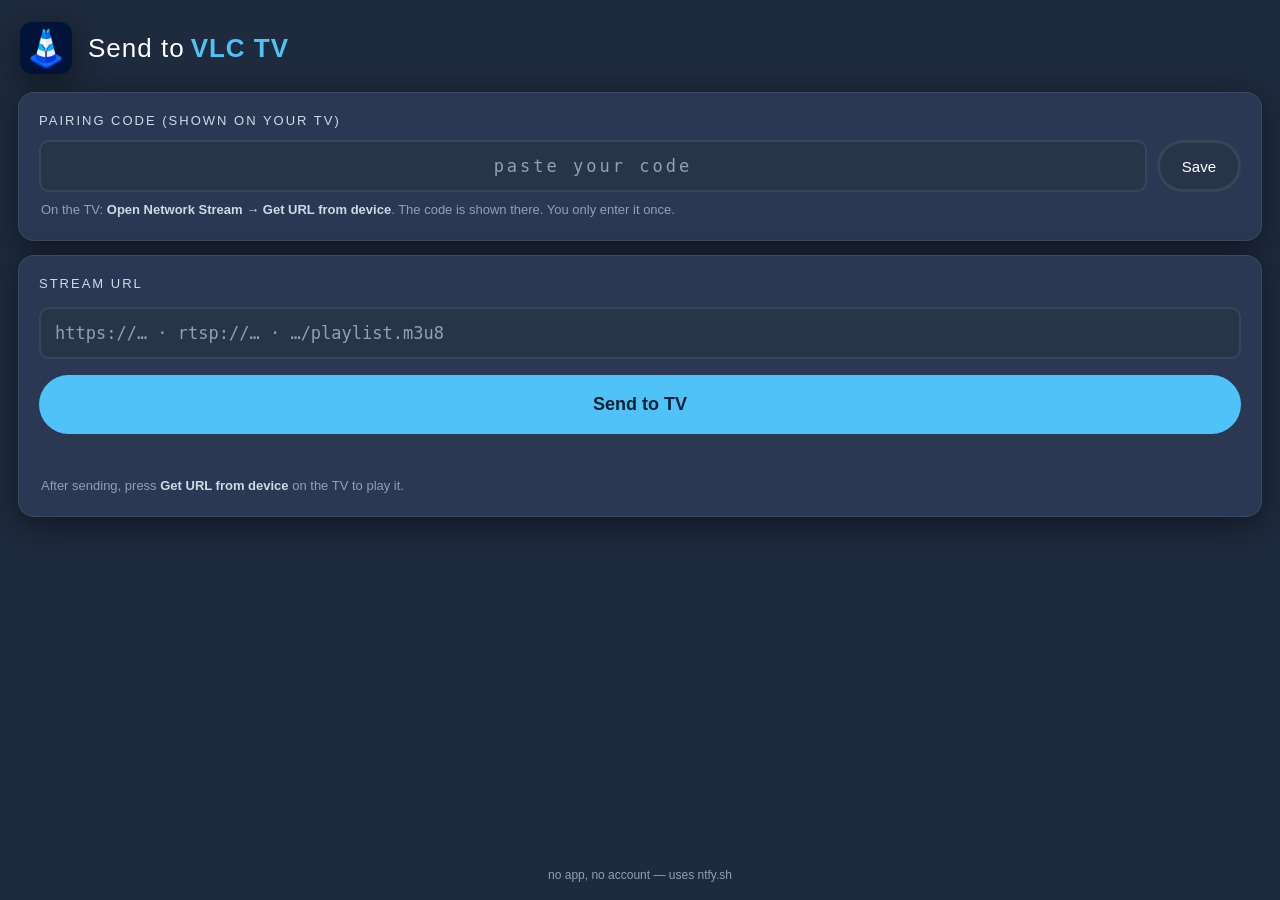
<file: docs/index.html>
<!DOCTYPE html>
<html lang="en">
<head>
<meta charset="utf-8">
<meta name="viewport" content="width=device-width, initial-scale=1, maximum-scale=1, viewport-fit=cover">
<meta name="theme-color" content="#1e2a3d">
<link rel="icon" href="icon.png">
<title>Send URL to VLC TV</title>
<style>
  /* Palette + type lifted straight from the app (tizen-web-vlc/css/style.css) */
  :root {
    --bg:        #1e2a3d;
    --bg-2:      #283549;
    --bg-card:   #2a3854;
    --bg-card-h: #3a4a6a;
    --fg:        #ffffff;
    --fg-mute:   #d0dae5;
    --fg-dim:    #8da0b8;
    --accent:    #4fc3f7;
    --accent-2:  #81d4fa;
    --accent-soft: rgba(79,195,247,.18);
    --danger:    #ff6b6b;
    --border:    rgba(255,255,255,.08);
    --shadow:    0 8px 32px rgba(0,0,0,.45);
    --r:         16px;
    --r-sm:      10px;
  }
  * { box-sizing: border-box; -webkit-tap-highlight-color: transparent; }
  html, body { margin: 0; min-height: 100%; }
  body {
    background: var(--bg);
    color: var(--fg);
    font-family: 'Segoe UI', 'Helvetica Neue', Helvetica, Arial, sans-serif;
    display: flex; flex-direction: column; min-height: 100dvh;
    padding: env(safe-area-inset-top) 18px calc(env(safe-area-inset-bottom) + 18px);
  }
  code, .mono { font-family: 'Consolas', ui-monospace, monospace; }

  /* Brand header — icon top-left, wordmark beside it (matches app .brand) */
  header { display: flex; align-items: center; gap: 16px; padding: 22px 2px 18px; }
  .cone-img { width: 52px; height: 52px; border-radius: 12px; flex-shrink: 0; box-shadow: var(--shadow); }
  header h1 { margin: 0; font-size: 26px; font-weight: 200; letter-spacing: 1px; color: var(--fg); }
  header h1 span { color: var(--accent); font-weight: 600; margin-left: 6px; }

  .card {
    background: var(--bg-card); border: 1px solid var(--border);
    border-radius: var(--r); box-shadow: var(--shadow);
    padding: 20px; margin-bottom: 14px;
  }
  label {
    display: block; font-size: 13px; color: var(--fg-mute);
    text-transform: uppercase; letter-spacing: 2px; margin-bottom: 12px;
  }
  input {
    width: 100%; background: var(--bg-2); border: 2px solid var(--border);
    border-radius: var(--r-sm); color: var(--fg); padding: 14px; font-size: 17px;
    transition: border-color .15s ease, background .15s ease;
  }
  input::placeholder { color: var(--fg-dim); }
  input:focus { outline: none; border-color: var(--accent); background: var(--bg-card-h); }
  #code { font-family: 'Consolas', monospace; letter-spacing: 3px; text-align: center; }
  #url  { font-family: 'Consolas', monospace; margin-top: 4px; }

  /* Pill buttons (matches app .btn) */
  button {
    font: inherit; cursor: pointer; border: 3px solid transparent;
    border-radius: 999px; transition: background .15s ease, border-color .15s ease, transform .1s ease, box-shadow .15s ease;
  }
  button:active { transform: scale(.97); }
  button:disabled { opacity: .45; }
  .btn-primary {
    width: 100%; margin-top: 16px; padding: 16px; font-size: 18px; font-weight: 600;
    background: var(--accent); color: #102035;
  }
  .btn-primary:not(:disabled):active { background: var(--accent-2); box-shadow: 0 0 0 6px var(--accent-soft); }
  .btn-ghost { background: var(--bg-2); color: var(--fg); border-color: var(--border); }

  .row { display: flex; gap: 10px; align-items: stretch; }
  .row .grow { flex: 1; min-width: 0; }
  .savebtn { padding: 0 22px; font-size: 15px; }

  #status { margin: 14px 2px 0; font-size: 14px; min-height: 20px; }
  #status.ok  { color: var(--accent); }
  #status.bad { color: var(--danger); }
  .hint { color: var(--fg-dim); font-size: 13px; line-height: 1.55; margin: 8px 2px 0; }
  .hint b { color: var(--fg-mute); font-weight: 600; }

  footer { margin-top: auto; padding-top: 18px; text-align: center; color: var(--fg-dim); font-size: 12px; }
</style>
</head>
<body>
  <header>
    <img class="cone-img" src="icon.png" alt="VLC TV">
    <h1>Send to<span>VLC&nbsp;TV</span></h1>
  </header>

  <section class="card">
    <label for="code">Pairing code (shown on your TV)</label>
    <div class="row">
      <div class="grow">
        <input id="code" inputmode="text" autocomplete="off" spellcheck="false" placeholder="paste your code">
      </div>
      <button class="btn-ghost savebtn" id="savecode" type="button">Save</button>
    </div>
    <p class="hint">On the TV: <b>Open Network Stream &rarr; Get URL from device</b>. The code is shown there. You only enter it once.</p>
  </section>

  <section class="card">
    <label for="url">Stream URL</label>
    <input id="url" type="url" inputmode="url" autocomplete="off" spellcheck="false"
           placeholder="https://&hellip; &middot; rtsp://&hellip; &middot; &hellip;/playlist.m3u8">
    <button class="btn-primary" id="send" type="button">Send to TV</button>
    <p id="status"></p>
    <p class="hint">After sending, press <b>Get URL from device</b> on the TV to play it.</p>
  </section>

  <footer>no app, no account &mdash; uses ntfy.sh</footer>

<script>
(function () {
  'use strict';
  var $ = function (id) { return document.getElementById(id); };
  var NTFY = 'https://ntfy.sh';
  var LS_CODE = 'vlctv_drop_code';

  var fromHash = (location.hash || '').replace('#', '').trim();
  var saved = '';
  try { saved = localStorage.getItem(LS_CODE) || ''; } catch (e) {}
  var initial = fromHash || saved;
  if (initial) $('code').value = initial;

  function persist(code) { try { localStorage.setItem(LS_CODE, code); } catch (e) {} }
  function setStatus(text, kind) { var el = $('status'); el.textContent = text || ''; el.className = kind || ''; }

  $('savecode').addEventListener('click', function () {
    var c = ($('code').value || '').trim();
    if (!c) { $('code').focus(); return; }
    persist(c); setStatus('Code saved', 'ok');
  });

  function send() {
    var code = ($('code').value || '').trim();
    var url  = ($('url').value || '').trim();
    if (!code) { setStatus('Enter the pairing code first', 'bad'); $('code').focus(); return; }
    if (!url)  { setStatus('Paste a URL first', 'bad'); $('url').focus(); return; }
    persist(code); setStatus('Sending\u2026', ''); $('send').disabled = true;
    fetch(NTFY + '/' + encodeURIComponent('vlctv-' + code), {
      method: 'POST', body: url, headers: { 'Title': 'VLC TV URL' }
    })
    .then(function (r) { if (!r.ok) throw new Error('HTTP ' + r.status);
      setStatus('Sent \u2014 now press \u201CGet URL from device\u201D on the TV', 'ok'); })
    .catch(function (e) { setStatus('Failed to send (' + e.message + ')', 'bad'); })
    .then(function () { $('send').disabled = false; });
  }
  $('send').addEventListener('click', send);
  $('url').addEventListener('keydown', function (e) { if (e.key === 'Enter') send(); });

  var qUrl = new URLSearchParams(location.search).get('url');
  if (qUrl) $('url').value = qUrl;
})();
</script>
</body>
</html>
</file>
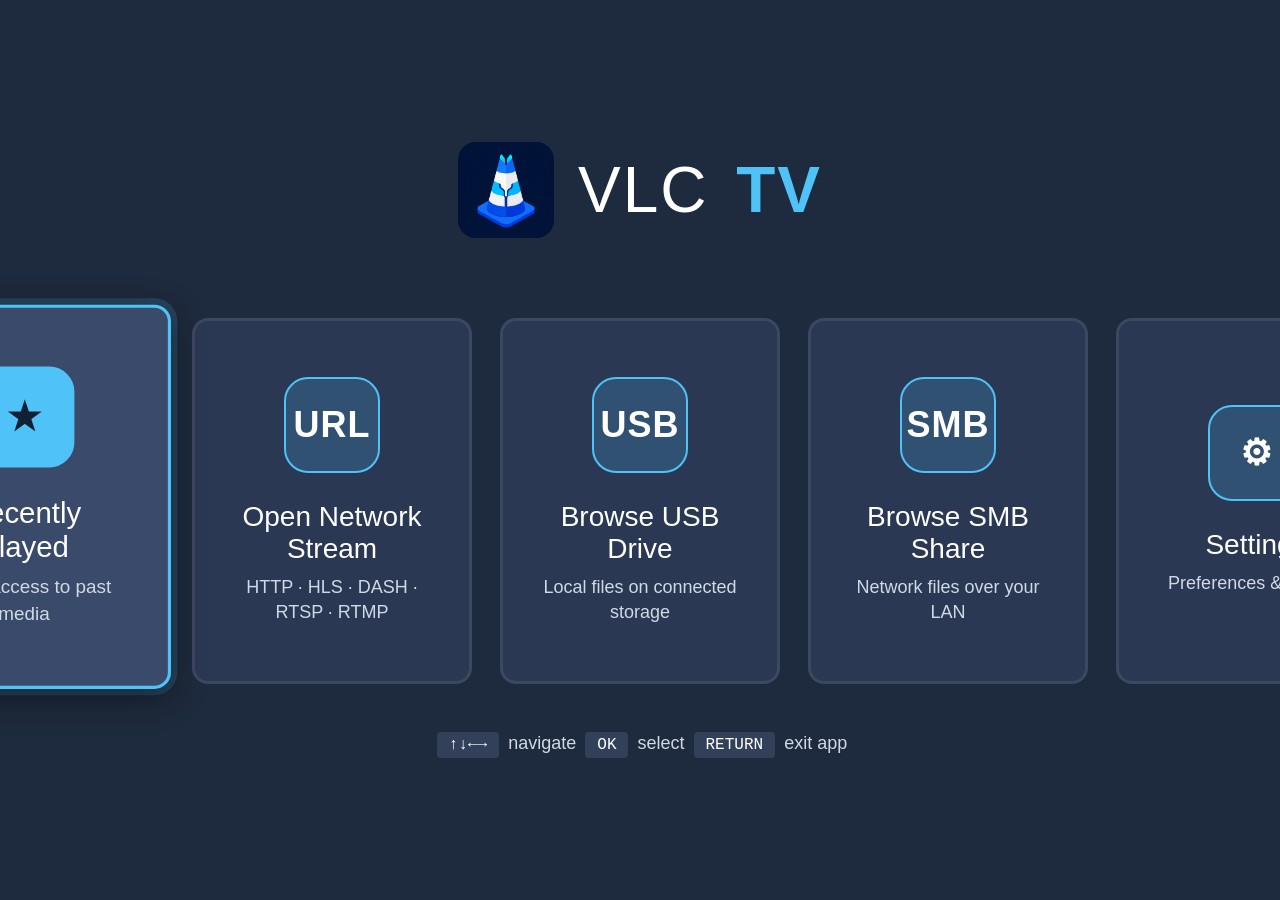
<file: tizen-web-vlc/index.html>
<!DOCTYPE html>
<html lang="en">
<head>
<meta charset="utf-8">
<meta name="viewport" content="width=device-width, initial-scale=1, maximum-scale=1, user-scalable=no"/>
<title>VLC TV</title>
<link rel="stylesheet" href="css/style.css">
</head>
<body>

<!-- AVPlay needs an OBJECT element of type "video/mp4" as its render target -->
<object id="player-object" type="application/avplayer"></object>

<!-- HTML5 video — used for local file:// URLs because AVPlay's local-file
     pipeline is broken on Samsung TV 5.0 (opens the file, reports PLAYING,
     never decodes a frame).  The WebView's chromium media stack handles
     file:// just fine. -->
<video id="html5-video" playsinline></video>

<!-- Subtitle overlay — AVPlay doesn't auto-render text subs (TEXT/SUBTITLE
     tracks).  It fires onsubtitlechange(duration, text, ...) and we paint
     the text here. -->
<div id="subtitle-overlay" class="hidden"></div>

<!-- ── Home view ─────────────────────────────────────────────────────── -->
<section id="view-home" class="view">
    <header class="brand">
        <img class="cone-img" src="icon.png" alt="">
        <h1>VLC <span>TV</span></h1>
    </header>

    <nav class="home-tiles">
        <!-- Recently Played is intentionally the leftmost tile so the D-pad
             lands on it first — the common return-visit action is "resume
             what I was watching", not "browse from scratch" (issue #56). -->
        <button class="tile" data-action="browse-recent" data-focus>
            <div class="tile-icon">★</div>
            <div class="tile-label">Recently Played</div>
            <div class="tile-sub">Quick access to past media</div>
        </button>
        <button class="tile" data-action="open-url">
            <div class="tile-icon">URL</div>
            <div class="tile-label">Open Network Stream</div>
            <div class="tile-sub">HTTP · HLS · DASH · RTSP · RTMP</div>
        </button>
        <button class="tile" data-action="browse-usb">
            <div class="tile-icon">USB</div>
            <div class="tile-label">Browse USB Drive</div>
            <div class="tile-sub">Local files on connected storage</div>
        </button>
        <button class="tile" data-action="browse-smb">
            <div class="tile-icon">SMB</div>
            <div class="tile-label">Browse SMB Share</div>
            <div class="tile-sub">Network files over your LAN</div>
        </button>
        <button class="tile" data-action="open-settings">
            <div class="tile-icon">⚙</div>
            <div class="tile-label">Settings</div>
            <div class="tile-sub">Preferences &amp; TV info</div>
        </button>
    </nav>

    <footer class="hint">
        <span class="key">↑↓←→</span> navigate
        <span class="key">OK</span> select
        <span class="key">RETURN</span> exit app
    </footer>
</section>

<!-- ── URL input view ────────────────────────────────────────────────── -->
<section id="view-url" class="view hidden">
    <header class="brand small">
        <img class="cone-img" src="icon.png" alt="">
        <h1>Open Network Stream</h1>
    </header>

    <div class="url-input-wrap">
        <label for="url-input">Stream URL or file path</label>
        <input id="url-input" type="text" inputmode="url"
               placeholder="rtsp://… · https://…/playlist.m3u8 · file:///opt/usr/media/…"
               data-focus>
    </div>

    <div class="actions">
        <button class="btn primary" data-action="open-current-url">Play</button>
        <button class="btn ghost"   data-action="fetch-remote-url">📲 Get URL from device</button>
        <button class="btn ghost"   data-action="back-home">Cancel</button>
    </div>

    <!-- Sample inputs sit below the primary actions so the remote lands on
         Play first; the chips are a secondary, try-it convenience. -->
    <div class="presets">
        <div class="presets-label">Or try a sample stream</div>
        <button class="preset" data-url="http://vjs.zencdn.net/v/oceans.mp4">Oceans (MP4, short)</button>
        <button class="preset" data-url="https://test-streams.mux.dev/x36xhzz/x36xhzz.m3u8">HLS test (Mux)</button>
        <button class="preset" data-url="https://commondatastorage.googleapis.com/gtv-videos-bucket/sample/BigBuckBunny.mp4">Big Buck Bunny (MP4)</button>
        <button class="preset" data-url="https://devstreaming-cdn.apple.com/videos/streaming/examples/bipbop_16x9/bipbop_16x9_variant.m3u8">Apple BipBop (HLS, 16:9)</button>
        <button class="preset" data-url="https://dash.akamaized.net/akamai/bbb_30fps/bbb_30fps.mpd">DASH test (Akamai)</button>
        <button class="preset" data-url="rtsp://9627b0bf2a7b.entrypoint.cloud.wowza.com:1935/app-p5260J38/66abe4b9_stream1">My Wowza RTSP</button>
        <button class="preset" data-url="rtsp://170.93.143.139:554/rtplive/470011e600ef003a004ee33696235daa">FAA RTSP (public)</button>
    </div>

    <p class="url-drop-hint">Paste a URL from your phone, tablet or laptop — pair once under <b>Settings</b>.</p>
</section>

<!-- ── File browser view ─────────────────────────────────────────────── -->
<section id="view-browse" class="view hidden">
    <header class="brand small">
        <img class="cone-img" src="icon.png" alt="">
        <h1 id="browse-title">USB Drive</h1>
    </header>

    <div class="browse-path"  id="browse-path">/</div>
    <ul    class="browse-list" id="browse-list"></ul>

    <footer class="hint">
        <span class="key">OK</span> open
        <span class="key">RETURN</span> up
        <span class="key">PLAY</span> open as media
    </footer>
</section>

<!-- ── Player view ───────────────────────────────────────────────────── -->
<section id="view-player" class="view hidden">
    <!-- Top bar: title -->
    <div class="osd osd-top hidden" id="osd-top">
        <span id="osd-title">Loading…</span>
    </div>

    <!-- Center spinner while opening -->
    <div class="spinner hidden" id="spinner">
        <div class="spinner-cone"></div>
        <div class="spinner-text">Opening stream…</div>
    </div>

    <!-- Center error banner -->
    <div class="error-overlay hidden" id="error-overlay">
        <div class="error-icon">!</div>
        <div class="error-title" id="error-title">Playback error</div>
        <div class="error-hint"  id="error-hint"></div>
        <button class="btn primary" data-action="back-home">Back to Home</button>
    </div>

    <!-- Bottom OSD: progress + controls -->
    <div class="osd osd-bottom hidden" id="osd-bottom">
        <div class="time">
            <span id="time-current">00:00</span>
            <span id="time-scrub-delta" class="scrub-delta hidden"></span>
            <div class="progress-track"><div class="progress-fill" id="progress-fill"></div></div>
            <span id="time-duration">00:00</span>
        </div>
        <div class="controls">
            <button class="ctrl" data-action="prev" id="btn-prev" title="Previous">⏮</button>
            <button class="ctrl" data-action="rewind">⏪</button>
            <button class="ctrl big" data-action="play-pause" id="btn-playpause" data-focus>▶</button>
            <button class="ctrl" data-action="forward">⏩</button>
            <button class="ctrl" data-action="next" id="btn-next" title="Next">⏭</button>
            <button class="ctrl" data-action="open-track-menu">CC</button>
            <button class="ctrl ctrl-text" data-action="open-speed-picker" id="btn-speed" title="Playback speed">1×</button>
            <button class="ctrl ctrl-text" data-action="open-aspect-picker" id="btn-aspect" title="Aspect ratio / zoom">Fit</button>
            <button class="ctrl" data-action="toggle-repeat" id="btn-repeat" title="Repeat">↻</button>
            <button class="ctrl" data-action="toggle-shuffle" id="btn-shuffle" title="Shuffle">🔀</button>
            <span class="ctrl-sep" aria-hidden="true"></span>
            <button class="ctrl" data-action="stop">⏹</button>
        </div>
    </div>

    <!-- Track selection overlay -->
    <div class="track-menu hidden" id="track-menu">
        <h2>Tracks</h2>
        <!-- The lists scroll inside this box: a Netflix-style rip can carry
             20+ subtitle tracks, and an unbounded menu grew straight off the
             top of the screen with the extra entries unreachable. -->
        <div class="track-menu-body" id="track-menu-body">
            <div class="track-section">
                <h3 id="audio-tracks-title">Audio</h3>
                <ul id="audio-tracks"></ul>
            </div>
            <div class="track-section">
                <h3 id="subtitle-tracks-title">Subtitle</h3>
                <ul id="subtitle-tracks"></ul>
            </div>
        </div>
        <button class="btn ghost" data-action="close-track-menu" data-focus>Close</button>
    </div>
</section>

<!-- ── Settings view ─────────────────────────────────────────────────── -->
<section id="view-settings" class="view hidden">
    <header class="brand small">
        <img class="cone-img" src="icon.png" alt="">
        <h1>Settings</h1>
    </header>

    <div class="settings-content">
        <div class="support-block">
            <img src="ko-fi-qr.webp" alt="Ko-fi QR code" class="support-qr">
            <div class="support-text">
                <div class="support-headline">Enjoying VLC TV?</div>
                <div class="support-hint">Scan the QR with your phone to support development on Ko-fi.</div>
            </div>
        </div>

        <div class="settings-group">
            <button class="settings-row" data-action="setting-audio-lang" data-focus>
                <div class="settings-label">Preferred audio language</div>
                <div class="settings-value" id="setting-audio-lang-value">Auto</div>
            </button>
            <button class="settings-row" data-action="setting-subtitle-lang">
                <div class="settings-label">Preferred subtitle language</div>
                <div class="settings-value" id="setting-subtitle-lang-value">Off</div>
            </button>
            <button class="settings-row" data-action="setting-repeat-mode">
                <div class="settings-label">Repeat mode</div>
                <div class="settings-value" id="setting-repeat-mode-value">Off</div>
            </button>
            <button class="settings-row" data-action="setting-auto-play">
                <div class="settings-label">Auto-play next file</div>
                <div class="settings-value" id="setting-auto-play-value">Off</div>
            </button>
            <button class="settings-row" data-action="setting-shuffle">
                <div class="settings-label">Shuffle playlist</div>
                <div class="settings-value" id="setting-shuffle-value">Off</div>
            </button>
            <button class="settings-row" data-action="setting-aspect-mode">
                <div class="settings-label">Video aspect ratio</div>
                <div class="settings-value" id="setting-aspect-mode-value">Fit screen (keep black bars)</div>
            </button>
        </div>

        <!-- Subtitle appearance is moved ABOVE the network-input sections
             below: those sections contain text fields that pop the on-screen
             keyboard the moment a focus lands on them, and on slower Tizen
             firmware the open/close-keyboard storm while scrolling past them
             could lag the UI or crash the app entirely (issue #28).  Sections
             that contain text inputs are now collapsed by default — the
             header is a focusable button that expands the group on press, so
             users navigating with the D-pad land on chevrons rather than
             stepping through every input. -->
        <h2 class="settings-section-title">Subtitle appearance</h2>
        <div class="settings-group">
            <button class="settings-row" data-action="setting-subtitle-size">
                <div class="settings-label">Subtitle size</div>
                <div class="settings-value" id="setting-subtitle-size-value">Medium</div>
            </button>
            <button class="settings-row" data-action="setting-subtitle-font">
                <div class="settings-label">Subtitle font</div>
                <div class="settings-value" id="setting-subtitle-font-value">Sans-serif</div>
            </button>
            <button class="settings-row" data-action="setting-subtitle-position">
                <div class="settings-label">Subtitle position</div>
                <div class="settings-value" id="setting-subtitle-position-value">Bottom</div>
            </button>
            <button class="settings-row" data-action="setting-subtitle-bg">
                <div class="settings-label">Subtitle background</div>
                <div class="settings-value" id="setting-subtitle-bg-value">None</div>
            </button>
        </div>

        <h2 class="settings-section-title">Cast from another device</h2>
        <div class="support-block">
            <div class="support-qr" id="pair-qr"></div>
            <div class="support-text">
                <div class="support-headline">Cast a link to your TV</div>
                <div class="cast-hint">
                    Scan the QR code to pair.<br>
                    Or go to <span class="pair-emph" id="pair-url">…</span> and enter code <span class="pair-emph" id="pair-code">…</span>.
                </div>
            </div>
        </div>

        <button class="settings-section-toggle" data-toggle="grp-smb" aria-expanded="false">
            <span class="settings-section-title">SMB network share</span>
            <span class="settings-section-chev" aria-hidden="true">▸</span>
        </button>
        <div class="settings-group is-collapsed" id="grp-smb">
            <label class="settings-row settings-row-input"><span class="settings-label">Server (IP/host)</span><input id="smb-host"   type="text"     placeholder="192.168.1.10"></label>
            <label class="settings-row settings-row-input"><span class="settings-label">Port</span><input id="smb-port"   type="text"     inputmode="numeric" placeholder="445"></label>
            <label class="settings-row settings-row-input"><span class="settings-label">Share</span><input id="smb-share"  type="text"     placeholder="Media"></label>
            <button class="settings-row" id="smb-anon"><div class="settings-label">Guest (no login)</div><div class="settings-value" id="smb-anon-val">Off</div></button>
            <label class="settings-row settings-row-input"><span class="settings-label">Username</span><input id="smb-user"   type="text"     placeholder="guest"></label>
            <label class="settings-row settings-row-input"><span class="settings-label">Password</span><input id="smb-pass"   type="password"></label>
            <label class="settings-row settings-row-input"><span class="settings-label">Domain (optional)</span><input id="smb-domain" type="text"></label>
            <button id="smb-save" class="settings-row"><span class="settings-label">Save SMB server</span></button>
        </div>

        <button class="settings-section-toggle" data-toggle="grp-srv" aria-expanded="false">
            <span class="settings-section-title">Transcode server</span>
            <span class="settings-section-chev" aria-hidden="true">▸</span>
        </button>
        <div class="settings-group is-collapsed" id="grp-srv">
            <div class="settings-row"><div class="settings-label">Status</div><div class="settings-value" id="srv-status-val">Not paired</div></div>
            <button id="srv-find" class="settings-row"><span class="settings-label">Find server on my network</span></button>
            <label class="settings-row settings-row-input"><span class="settings-label">Server address</span><input id="srv-addr" type="text" placeholder="192.168.1.20"></label>
            <button id="srv-connect" class="settings-row"><span class="settings-label">Connect to this address</span></button>
            <button id="srv-surround" class="settings-row"><div class="settings-label">Surround sound</div><div class="settings-value" id="srv-surround-val">—</div></button>
            <button id="srv-local" class="settings-row"><div class="settings-label">Play USB files through the server</div><div class="settings-value" id="srv-local-val">Off</div></button>
            <button id="srv-adopt" class="settings-row"><span class="settings-label">Get share settings from the server</span></button>
            <button id="srv-push" class="settings-row"><span class="settings-label">Send my share settings to the server</span></button>
            <button id="srv-pair" class="settings-row"><span class="settings-label">Pair with a code (needs internet)</span></button>
            <button id="srv-unpair" class="settings-row"><span class="settings-label">Remove transcode server</span></button>
        </div>

        <button class="settings-section-toggle" data-toggle="grp-dbg" aria-expanded="false">
            <span class="settings-section-title">Debug logging</span>
            <span class="settings-section-chev" aria-hidden="true">▸</span>
        </button>
        <div class="settings-group is-collapsed" id="grp-dbg">
            <button class="settings-row" id="dbg-enabled"><div class="settings-label">Send debug logs</div><div class="settings-value" id="dbg-enabled-val">Off</div></button>
            <label class="settings-row settings-row-input"><span class="settings-label">Listener IP</span><input id="dbg-host" type="text" placeholder="192.168.1.50"></label>
            <label class="settings-row settings-row-input"><span class="settings-label">Listener port</span><input id="dbg-port" type="text" placeholder="9999"></label>
            <button id="dbg-save" class="settings-row"><span class="settings-label">Save debug settings</span></button>
        </div>

        <h2 class="settings-section-title">TV Information</h2>
        <div class="tvinfo" id="tvinfo">Loading…</div>
    </div>
</section>

<!-- ── Generic picker overlay (used by Settings + future menus) ──────── -->
<div class="picker hidden" id="picker">
    <h2 id="picker-title">Pick a value</h2>
    <ul id="picker-options"></ul>
    <button class="btn ghost" data-action="close-picker">Cancel</button>
</div>

<!-- ── Toast / status flash ──────────────────────────────────────────── -->
<div id="toast" class="toast hidden"></div>

<script src="js/debug.js"></script>
<script src="js/remote.js"></script>
<script src="js/ui.js"></script>
<script src="js/settings.js"></script>
<script src="js/browser.js"></script>
<script src="js/ass-style.js"></script>
<script src="js/mp4-subs.js"></script>
<script src="js/mkv-subs.js"></script>
<script src="js/player.js"></script>
<script src="js/qrcode.js"></script>
<script src="js/url-drop.js"></script>
<script src="js/server.js"></script>
<script src="js/smb.js"></script>
<script src="js/app.js"></script>
</body>
</html>
</file>
<file: tizen-web-vlc/css/style.css>
/* ────────────────────────────────────────────────────────────────────────
   VLC TV — visual language matching the bundled icon:
     · deep navy background (same as icon canvas)
     · white text as primary read colour
     · sky-blue (#4fc3f7) used as accent — focus rings, brand wordmark,
       progress fill, primary buttons.  Never as large background surfaces.
     · everything centred horizontally on a 1920×1080 TV viewed from 3 m
   ──────────────────────────────────────────────────────────────────────── */

:root {
    /* Slate-blue palette — same blue family as the icon but lifted out of
     * pure-navy darkness so text reads comfortably on a TV at 3 m. */
    --bg:        #1e2a3d;       /* base background, comfortable charcoal-blue */
    --bg-2:      #283549;       /* subtle elevation step */
    --bg-3:      #324159;       /* second elevation step */
    --bg-card:   #2a3854;       /* tile/card surface */
    --bg-card-h: #3a4a6a;       /* hovered/focused card */

    --fg:        #ffffff;
    --fg-mute:   #d0dae5;       /* lighter secondary text — easier reading */
    --fg-dim:    #8da0b8;

    --accent:    #4fc3f7;       /* sky blue from the icon */
    --accent-2:  #81d4fa;
    --accent-soft: rgba(79,195,247,.18);
    --danger:    #ff6b6b;

    --border:    rgba(255,255,255,.08);
    --shadow:    0 8px 32px rgba(0,0,0,.45);
    --r:         16px;
    --r-sm:      10px;
}

* { box-sizing: border-box; }

html, body {
    margin: 0; padding: 0;
    width: 100%; height: 100%;
    /* CRITICAL: body must be black/transparent so AVPlay's hardware video plane
     * shows through the WebView.  Any opaque background here would cover the
     * video.  Individual non-player views set their own backgrounds. */
    background: #000;
    color: var(--fg);
    font-family: 'Segoe UI', 'Helvetica Neue', Helvetica, Arial, sans-serif;
    font-size: 26px;
    overflow: hidden;
    user-select: none;
    -webkit-user-select: none;
}

button { font: inherit; color: inherit; cursor: pointer; background: none; border: 0; }
button:focus { outline: none; }

.hidden { display: none !important; }

/* ── Views: full screen, vertically + horizontally centred contents ────
 * Each non-player view paints its own opaque background — required because
 * the body is black (for AVPlay video plane visibility) and we don't want
 * to see black behind the home/url/browse UIs. */
.view {
    position: absolute; top: 0; right: 0; bottom: 0; left: 0;
    padding: 60px;
    display: flex;
    flex-direction: column;
    align-items: center;
    justify-content: center;
    text-align: center;
    background: var(--bg);
}

/* Player view stays transparent so the AVPlay hardware video plane shows
 * through.  Without this, the body's black would be covered by this view's
 * background and the video plane would be hidden. */
#view-player {
    background: transparent;
}

/* ── Brand (logo + wordmark) ──────────────────────────────────────── */
.brand {
    display: flex;
    align-items: center;
    justify-content: center;
    margin-bottom: 80px;
}
.brand.small { margin-bottom: 48px; }

.brand h1 {
    margin: 0 0 0 24px;       /* was flex `gap`, swapped for margin for WebKit 537 */
    font-size: 64px;
    font-weight: 200;
    letter-spacing: 2px;
    color: var(--fg);
}
.brand.small h1 { font-size: 40px; }

.brand h1 span {
    color: var(--accent);
    font-weight: 600;
    margin-left: 8px;
}

/* Brand mark — uses the actual app icon so it always matches the launcher */
.cone-img {
    width: 96px; height: 96px;
    border-radius: 18px;
    flex-shrink: 0;
}
.brand.small .cone-img { width: 56px; height: 56px; border-radius: 12px; }

/* ── Home tiles ───────────────────────────────────────────────────── */
.home-tiles {
    display: grid; grid-gap: 28px;   /* grid-gap, not gap: TV WebView is Chromium 63 */
    grid-template-columns: repeat(5, 280px);   /* 5×280 + 4×28 = 1512px, fits 1080p */
    justify-content: center;
}

.tile {
    background: var(--bg-card);
    border: 3px solid var(--border);
    border-radius: var(--r);
    padding: 56px 40px;
    text-align: center;
    transition: transform .15s ease, border-color .15s ease, background .15s ease, box-shadow .15s ease;
    color: var(--fg);
}

.tile:focus, .tile.focused {
    border-color: var(--accent);
    background: var(--bg-card-h);
    transform: scale(1.05) translateY(-4px);
    box-shadow: var(--shadow), 0 0 0 6px var(--accent-soft);
}

.tile-icon {
    font-size: 36px;
    font-weight: 700;
    color: var(--fg);
    background: var(--accent-soft);
    border: 2px solid var(--accent);
    width: 96px; height: 96px;
    line-height: 92px;
    border-radius: 24px;
    margin: 0 auto 28px;
    letter-spacing: 1px;
}
.tile:focus .tile-icon, .tile.focused .tile-icon {
    background: var(--accent);
    color: #102035;
}

.tile-label {
    font-size: 28px;
    font-weight: 500;
    color: var(--fg);
    margin-bottom: 10px;
}
.tile-sub {
    font-size: 18px;
    color: var(--fg-mute);
    line-height: 1.4;
}

/* ── URL input view ───────────────────────────────────────────────── */
.url-input-wrap {
    width: 100%;
    max-width: 1080px;
    text-align: center;
}
.url-input-wrap label {
    display: block;
    font-size: 18px;
    color: var(--fg-mute);
    text-transform: uppercase;
    letter-spacing: 2px;
    margin-bottom: 16px;
}
#url-input {
    width: 100%;
    background: var(--bg-card);
    color: var(--fg);
    font: inherit;
    font-size: 26px;
    border: 3px solid var(--border);
    border-radius: var(--r-sm);
    padding: 22px 28px;
    text-align: center;
    transition: border-color .15s ease, background .15s ease;
}
#url-input::placeholder { color: var(--fg-dim); }
#url-input:focus, #url-input.focused {
    outline: none;
    border-color: var(--accent);
    background: var(--bg-card-h);
    box-shadow: 0 0 0 6px var(--accent-soft);
}

.presets {
    margin-top: 40px;
    width: 100%;
    max-width: 1080px;
    display: flex;
    flex-wrap: wrap;
    justify-content: center;
}
.presets-label {
    width: 100%;
    font-size: 16px;
    color: var(--fg-dim);
    text-transform: uppercase;
    letter-spacing: 2px;
    margin-bottom: 14px;
}
.preset {
    background: var(--bg-card);
    border: 2px solid var(--border);
    border-radius: 999px;
    padding: 12px 28px;
    font-size: 18px;
    color: var(--fg-mute);
    margin: 7px;     /* spacing instead of flex gap */
    transition: border-color .15s, color .15s, background .15s;
}
.preset:focus, .preset.focused {
    border-color: var(--accent);
    color: var(--fg);
    background: var(--bg-card-h);
}

.actions {
    display: flex;
    margin-top: 48px;
    justify-content: center;
}
.actions > .btn + .btn { margin-left: 24px; }

.btn {
    border: 3px solid transparent;
    border-radius: 999px;
    padding: 18px 56px;
    font-size: 22px;
    font-weight: 500;
    transition: border-color .15s ease, background .15s ease, color .15s ease, transform .15s ease;
}
.btn.primary {
    /* Resting primary: a faint tint + accent label, so it reads as the main
     * action WITHOUT looking like the solid accent focus highlight. */
    background: var(--accent-soft);
    color: var(--accent-2);
    font-weight: 600;
}
.btn.primary:focus, .btn.primary.focused {
    /* Solid fill + glow only when it actually has focus. */
    background: var(--accent);
    color: #102035;
    transform: scale(1.04);
    box-shadow: 0 0 0 6px var(--accent-soft);
}
.btn.ghost {
    background: var(--bg-card);
    color: var(--fg);
    border-color: var(--border);
}
.btn.ghost:focus, .btn.ghost.focused {
    border-color: var(--accent);
    background: var(--bg-card-h);
    transform: scale(1.04);
}

/* ── File browser ─────────────────────────────────────────────────── */
#view-browse {
    /* Browser needs the full width for the list; centre the container only */
    justify-content: flex-start;
}
.browse-path {
    color: var(--fg-mute);
    font-size: 20px;
    margin-bottom: 16px;
    word-break: break-all;
    width: 100%;
    max-width: 1400px;
    text-align: left;
}
.browse-list {
    flex: 1;
    width: 100%;
    max-width: 1400px;
    list-style: none;
    margin: 0;
    padding: 0;
    overflow-y: auto;
    background: var(--bg-card);
    border-radius: var(--r);
    border: 1px solid var(--border);
    text-align: left;
}
.browse-list li {
    padding: 20px 32px;
    border-bottom: 1px solid var(--border);
    display: flex;
    align-items: center;
    transition: background .12s ease, border-left .12s ease;
    color: var(--fg);
    font-size: 22px;
}
.browse-list li > * + * { margin-left: 24px; }
.browse-list li:last-child { border-bottom: 0; }
.browse-list li.focused {
    background: var(--accent-soft);
    border-left: 6px solid var(--accent);
    padding-left: 26px;
}
.browse-list .icon {
    width: 36px; flex: 0 0 36px;
    text-align: center;
    font-size: 22px;
    color: var(--accent);
}
.browse-list .name { flex: 1; }
.browse-list .meta {
    color: var(--fg-mute);
    font-size: 18px;
    flex-shrink: 0;
}
/* Watched indicator: a green check on already-seen items, with the row
 * dimmed so unseen episodes stand out when scanning a series folder. */
.browse-list .watched {
    flex-shrink: 0;
    color: #5cb85c;
    font-size: 20px;
    font-weight: 700;
}
.browse-list li.watched-item .name { color: var(--fg-mute); }
.browse-list li.watched-item .icon { opacity: .6; }

/* ── Player ───────────────────────────────────────────────────────── */
#player-object {
    position: absolute; top: 0; right: 0; bottom: 0; left: 0;
    width: 100%; height: 100%;
    background: transparent;  /* let video plane show; body underneath is black */
}

#html5-video {
    position: absolute; top: 0; right: 0; bottom: 0; left: 0;
    width: 100%; height: 100%;
    background: #000;
    display: none;  /* shown only when playing a local file */
}

/* AVPlay subtitle overlay — for embedded text/subtitle tracks selected via
 * the CC menu.  AVPlay fires onsubtitlechange(duration, text, ...) and we
 * paint into this element.  HTML5 <track> handles its own rendering. */
/* Size + font come from the user's Settings via CSS custom properties set in
 * SubtitleStyle.apply(); position + background come from the sub-pos-XXX and
 * sub-bg classes toggled on this element.  Defaults below match the medium/
 * sans/bottom/none preset so the overlay looks right even before apply() runs. */
#subtitle-overlay {
    position: absolute;
    left: 8%; right: 8%;
    bottom: 8%;
    text-align: center;
    color: #fff;
    font-size: var(--sub-size, 36px);
    font-family: var(--sub-font, 'Segoe UI', 'Helvetica Neue', Helvetica, Arial, sans-serif);
    font-weight: 500;
    line-height: 1.3;
    text-shadow:
         0 0 4px rgba(0,0,0,.95),
         2px 2px 0 rgba(0,0,0,.85),
        -2px 2px 0 rgba(0,0,0,.85),
         2px -2px 0 rgba(0,0,0,.85),
        -2px -2px 0 rgba(0,0,0,.85);
    pointer-events: none;
    /* Bumped from 50 to 80 — the OSDs have no explicit z-index (auto/0)
     * but on Tizen Chromium 63 they appear to obscure the overlay anyway.
     * 80 keeps it below the pickers (200) and toast (1000). */
    z-index: 80;
}
/* Position presets.  Bottom is the default; middle/top free the opposite
 * anchor so the block grows in the right direction. */
#subtitle-overlay.sub-pos-bottom { top: auto; bottom: 8%; transform: none; }
#subtitle-overlay.sub-pos-top    { bottom: auto; top: 8%; transform: none; }
#subtitle-overlay.sub-pos-middle { top: 50%; bottom: auto; transform: translateY(-50%); }

/* The cue text lives in a .sub-line span so a translucent box (when enabled)
 * hugs the text instead of spanning the full 8%-to-8% width. */
#subtitle-overlay .sub-line {
    /* inline-block is more reliable than inline on Tizen Chromium 63 for
     * absolutely-positioned text-align:center containers — pure inline
     * spans sometimes rendered invisibly there. */
    display: inline-block;
    white-space: pre-line;
    -webkit-box-decoration-break: clone;
    box-decoration-break: clone;
}
#subtitle-overlay.sub-bg .sub-line {
    background: rgba(0,0,0,.65);
    padding: .08em .35em;
    border-radius: 6px;
    /* Outline is redundant over a solid box — drop the heavy shadow there. */
    text-shadow: 0 0 3px rgba(0,0,0,.8);
}

#view-player {
    padding: 0;
    pointer-events: none;
    align-items: stretch;
    justify-content: stretch;
}

.osd {
    position: absolute; left: 0; right: 0;
    color: var(--fg);
    pointer-events: auto;
    transition: opacity .25s ease;
}
.osd-top {
    top: 0;
    padding: 32px 60px 100px;
    background: linear-gradient(180deg, rgba(0,0,0,.85), rgba(0,0,0,0));
    text-align: left;
}
.osd-bottom {
    bottom: 0;
    padding: 100px 60px 48px;
    background: linear-gradient(0deg, rgba(0,0,0,.92), rgba(0,0,0,0));
}

#osd-title {
    font-size: 28px;
    font-weight: 500;
}

.time {
    display: flex;
    align-items: center;
    margin-bottom: 32px;
    font-variant-numeric: tabular-nums;
    font-size: 22px;
    color: var(--fg);
    position: relative;   /* anchors the floating scrub-delta label */
}
.time > * + * { margin-left: 24px; }
.progress-track {
    flex: 1;
    height: 6px;
    background: rgba(255,255,255,.18);
    border-radius: 3px;
    overflow: hidden;
}
.progress-fill {
    height: 100%; width: 0%;
    background: var(--accent);
    transition: width .25s linear;
}
/* Scrub mode: the fill previews the seek destination, so it must track key
 * repeats instantly (no easing) and read as "not the real position yet". */
.progress-fill.scrubbing {
    transition: none;
    background: #fff;
}
/* Floats above the time row: it must NOT take part in the flex layout, or
 * showing/hiding it resizes the progress track and the fill tip jumps
 * sideways at commit even though the percentage is unchanged. */
.scrub-delta {
    position: absolute;
    left: 0;
    bottom: 100%;
    margin: 0 0 10px;
    color: var(--accent);
    font-weight: 600;
}

.controls {
    display: flex;
    align-items: center;
    justify-content: center;
}
.controls > .ctrl + .ctrl { margin-left: 20px; }

/* Visual separator pushes Stop apart from the playback / track controls so
 * an accidental over-press from play-pause can't land on it. */
.ctrl-sep {
    display: inline-block;
    width: 1px;
    height: 56px;
    margin: 0 28px;
    background: rgba(255,255,255,.12);
}
.ctrl {
    background: rgba(255,255,255,.08);
    border: 3px solid transparent;
    border-radius: 50%;
    width: 64px; height: 64px;
    font-size: 24px;
    color: var(--fg);
    display: flex; align-items: center; justify-content: center;
    transition: border-color .15s ease, background .15s ease, transform .15s;
}
.ctrl.big {
    width: 96px; height: 96px;
    font-size: 36px;
    background: var(--accent);
    color: #102035;
}
.ctrl:focus, .ctrl.focused {
    border-color: var(--accent);
    background: var(--accent-soft);
    transform: scale(1.06);
}
.ctrl.big:focus, .ctrl.big.focused {
    background: var(--accent-2);
    border-color: var(--accent-2);
}
/* Prev/Next greyed out when there's no sibling in that direction.  Stays
 * focusable so the remote doesn't get stuck skipping over it. */
.ctrl.disabled { opacity: .35; }

/* ── Spinner ──────────────────────────────────────────────────────── */
.spinner {
    position: absolute; left: 50%; top: 50%;
    transform: translate(-50%, -50%);
    text-align: center;
    pointer-events: auto;
}
.spinner-cone {
    width: 80px; height: 80px;
    border: 6px solid rgba(255,255,255,.15);
    border-top-color: var(--accent);
    border-radius: 50%;
    margin: 0 auto 24px;
    animation: spin 1s linear infinite;
}
.spinner-text { font-size: 24px; color: var(--fg-mute); }
@keyframes spin { to { transform: rotate(360deg); } }

/* ── Error overlay ────────────────────────────────────────────────── */
.error-overlay {
    position: absolute; top: 0; right: 0; bottom: 0; left: 0;
    background: rgba(10,20,35,.96);
    display: flex; flex-direction: column; align-items: center; justify-content: center;
    padding: 80px;
    pointer-events: auto;
    text-align: center;
    z-index: 100;  /* keep above OSDs so the "Back" button is clickable */
}
.error-overlay > * + * { margin-top: 24px; }

/* Big yellow warning icon for visibility, white message text for readability,
 * muted secondary line for the codec hint.  Red on navy was too low contrast. */
.error-icon {
    width: 96px; height: 96px;
    border-radius: 50%;
    background: var(--accent-soft);
    border: 4px solid var(--accent);
    color: var(--accent);
    font-size: 56px; font-weight: 700;
    display: flex; align-items: center; justify-content: center;
    line-height: 1;
}
.error-title {
    font-size: 36px;
    font-weight: 500;
    color: var(--fg);
    max-width: 1200px;
}
.error-hint {
    font-size: 20px;
    color: var(--fg-mute);
    max-width: 1000px;
    line-height: 1.5;
    white-space: pre-line;  /* respect \n in the hint text so ffmpeg cmds are on their own lines */
    text-align: left;
}
/* Legacy — kept in case any pre-update DOM still references it */
.error-msg {
    font-size: 26px;
    color: var(--fg);
    max-width: 1100px;
    line-height: 1.4;
}

/* ── Track menu ───────────────────────────────────────────────────── */
.track-menu {
    position: absolute; right: 60px; bottom: 240px;
    background: var(--bg-card);
    border: 1px solid var(--border);
    border-radius: var(--r);
    padding: 32px;
    min-width: 480px;
    max-width: 600px;
    /* Grows upward from bottom:240px, so cap it well short of the top of
     * the screen.  Rips with 20+ subtitle tracks used to push the first
     * entries off-screen where the D-pad could reach them but nothing was
     * visible; the list now scrolls inside .track-menu-body instead. */
    max-height: calc(100vh - 320px);
    display: flex;
    flex-direction: column;
    box-shadow: var(--shadow);
    pointer-events: auto;
    text-align: left;
}
.track-menu-body {
    flex: 1 1 auto;
    min-height: 0;              /* required for a flex child to actually scroll */
    overflow-y: auto;
    /* Room for the focus ring on the right-hand edge of a focused row. */
    padding-right: 6px;
}
/* The scrollbar is decoration on a TV — nobody drags it — but a visible
 * track is the only cue that there's more list below. */
.track-menu-body::-webkit-scrollbar { width: 8px; }
.track-menu-body::-webkit-scrollbar-thumb {
    background: var(--bg-3);
    border-radius: 4px;
}
.track-menu h2 {
    margin: 0 0 20px;
    font-size: 24px;
    font-weight: 500;
}
.track-section { margin-bottom: 24px; }
.track-section h3 {
    margin: 0 0 12px;
    font-size: 16px;
    color: var(--fg-mute);
    text-transform: uppercase;
    letter-spacing: 1.5px;
}
.track-section ul { list-style: none; margin: 0; padding: 0; }
.track-section li {
    padding: 12px 18px;
    border-radius: 8px;
    transition: background .12s ease;
    color: var(--fg);
}
.track-section li.focused { background: var(--accent-soft); }
.track-section li.active::before {
    content: '✓ ';
    color: var(--accent);
    font-weight: 700;
}
.track-section li.muted { color: var(--fg-dim); font-style: italic; }

/* ── Hints / footer ───────────────────────────────────────────────── */
.hint {
    margin-top: 48px;
    color: var(--fg-mute);
    font-size: 18px;
}
.key {
    display: inline-block;
    background: var(--bg-3);
    padding: 4px 12px;
    border-radius: 4px;
    font-family: 'Consolas', monospace;
    color: var(--fg);
    font-size: 16px;
    margin: 0 4px;
}

/* Word/percentage labels ("Fit", "125%") in the round OSD buttons need a
 * smaller type size than the glyph controls to stay inside the circle. */
.ctrl.ctrl-text { font-size: 18px; }

/* ── Repeat / shuffle / aspect buttons (active state highlight) ──── */
.ctrl.repeat-on,
.ctrl.shuffle-on,
.ctrl.aspect-on {
    color: var(--accent);
    background: var(--accent-soft);
}
.ctrl.repeat-on::after {
    content: '1';
    position: absolute;
    top: -2px; right: -2px;
    width: 18px; height: 18px;
    line-height: 18px;
    text-align: center;
    background: var(--accent);
    color: var(--bg);
    font-size: 12px; font-weight: 700;
    border-radius: 50%;
}
.ctrl { position: relative; }   /* needed for the badge above */

/* ── Settings view ───────────────────────────────────────────────── */
#view-settings {
    justify-content: flex-start;
    align-items: center;
}
.settings-content {
    width: 100%;
    max-width: 1100px;
    text-align: left;
    overflow-y: auto;
    padding-bottom: 40px;
    /* Hard-cap the scroll-region height so the TV-info panel always overflows
     * and the Down-arrow scroll handler has something to scroll into.  Tuned
     * for 1080p (window.innerHeight = 1080) but works fine on smaller too. */
    height: calc(100vh - 260px);
    /* Hide the native scrollbar — we navigate via remote, not pointer. */
    scrollbar-width: none;
}
.settings-content::-webkit-scrollbar { display: none; }
.settings-group {
    margin-bottom: 40px;
}
.settings-row {
    width: 100%;
    display: flex;
    align-items: center;
    justify-content: space-between;
    padding: 22px 28px;
    margin-bottom: 12px;
    background: var(--bg-card);
    border: 3px solid var(--border);
    border-radius: var(--r);
    color: var(--fg);
    text-align: left;
    transition: border-color .15s ease, background .15s ease;
}
.settings-row:focus, .settings-row.focused {
    border-color: var(--accent);
    background: var(--bg-card-h);
    box-shadow: 0 0 0 4px var(--accent-soft);
}
.settings-label { font-size: 24px; }

/* SMB text fields: stack the label above a full-width input so the focusable
 * <input> shares the same horizontal centre as the full-width button rows.
 * The D-pad nav is geometric and penalises horizontal offset, so a narrow
 * right-aligned input gets skipped over — a centred, full-width one doesn't. */
.settings-row-input {
    flex-direction: column;
    align-items: stretch;
}
.settings-row-input .settings-label { margin-bottom: 12px; }
.settings-row-input input {
    width: 100%;
    box-sizing: border-box;
    font-size: 22px;
    padding: 12px 16px;
    background: var(--bg);
    border: 2px solid var(--border);
    border-radius: var(--r-sm);
    color: var(--fg);
}
.settings-row-input:focus-within,
.settings-row-input input:focus,
.settings-row-input input.focused {
    border-color: var(--accent);
    outline: none;
}
.settings-value {
    font-size: 20px;
    color: var(--accent);
    font-weight: 500;
}
.settings-section-title {
    margin: 20px 0 16px;
    font-size: 22px;
    color: var(--fg-mute);
    text-transform: uppercase;
    letter-spacing: 2px;
    font-weight: 500;
}

/* Collapsible section header — looks like the bare h2 above, but is a
 * focusable button so D-pad navigation can expand the group on press.
 * Sections containing text-input rows (SMB, Debug logging) are collapsed
 * by default so passing them with the D-pad doesn't pop the on-screen
 * keyboard for every input on the way past — that was the trigger for
 * the lag / crash described in issue #28. */
.settings-section-toggle {
    width: 100%;
    display: flex;
    align-items: center;
    justify-content: space-between;
    padding: 14px 20px;
    margin: 20px 0 16px;
    background: transparent;
    border: 2px solid transparent;
    border-radius: var(--r);
    color: var(--fg-mute);
    text-align: left;
    cursor: pointer;
    transition: border-color .15s ease, background .15s ease, color .15s ease;
}
.settings-section-toggle .settings-section-title { margin: 0; }
.settings-section-toggle:focus,
.settings-section-toggle.focused {
    border-color: var(--accent);
    background: var(--bg-card);
    color: var(--fg);
    outline: none;
    box-shadow: 0 0 0 4px var(--accent-soft);
}
.settings-section-chev {
    font-size: 20px;
    color: var(--fg-dim);
    transition: transform .15s ease;
    margin-left: 16px;
}
/* Expanded state (default rendering of an open <button aria-expanded="true">) */
.settings-section-toggle[aria-expanded="true"] .settings-section-chev {
    transform: rotate(90deg);
}

/* Hide the collapsed group entirely.  display:none means descendants have
 * offsetParent === null, which the UI focus filter (ui.js:48) treats as
 * non-focusable — exactly what we want, the keyboard never gets a chance
 * to pop for hidden inputs. */
.settings-group.is-collapsed { display: none; }

/* TV info table */
.tvinfo {
    background: var(--bg-card);
    border: 1px solid var(--border);
    border-radius: var(--r);
    padding: 24px 28px;
    font-size: 19px;
    line-height: 1.6;
}
.tvinfo .row {
    display: flex;
    align-items: baseline;
    padding: 4px 0;
    border-bottom: 1px solid var(--border);
}
.tvinfo .row:last-child { border-bottom: 0; }
.tvinfo .k { flex: 0 0 220px; color: var(--fg-mute); }
.tvinfo .v { flex: 1; color: var(--fg); word-break: break-all; }
.tvinfo h3 {
    margin: 18px 0 8px;
    font-size: 18px;
    color: var(--fg-mute);
    text-transform: uppercase;
    letter-spacing: 1.5px;
    font-weight: 500;
}
/* 2-column grid for the codec list — twice the density so everything fits
 * on a 1080p screen without needing to scroll. */
.tvinfo .codecs {
    display: grid;
    grid-template-columns: 1fr 1fr;
    grid-column-gap: 28px;   /* grid-column-gap for Chromium 63 */
}
.tvinfo .codec {
    display: flex;
    padding: 4px 0;
    font-size: 18px;
}
.tvinfo .codec .name { flex: 0 0 160px; color: var(--fg-mute); }
.tvinfo .codec .status.ok    { color: #6ad06a; }
.tvinfo .codec .status.maybe { color: var(--accent-2); }
.tvinfo .codec .status.no    { color: var(--danger); }

/* "Support this app" Ko-fi block */
.support-block {
    display: flex;
    align-items: center;
    background: var(--bg-card);
    border: 1px solid var(--border);
    border-radius: var(--r);
    padding: 24px 28px;
    margin-bottom: 24px;
}
.support-qr {
    flex: 0 0 200px;
    width: 200px;
    height: 200px;
    background: #fff;       /* keep QR readable on dark surfaces */
    padding: 10px;
    border-radius: 12px;
    image-rendering: pixelated;
    margin-right: 32px;     /* flex `gap` is unsupported on the TV WebView (Chromium 63) */
}
.support-text { flex: 1; }
.support-headline {
    font-size: 22px;
    font-weight: 600;
    color: var(--fg);
    margin-bottom: 6px;
}
.support-hint {
    font-size: 18px;
    color: var(--fg-mute);
    line-height: 1.5;
}

/* ── Picker overlay (settings options, modal) ────────────────────── */
.picker {
    position: fixed;
    top: 10%; left: 50%;
    transform: translateX(-50%);
    width: 600px; max-width: 90%;
    max-height: 80vh;
    overflow-y: auto;
    background: var(--bg-card);
    border: 2px solid var(--border);
    border-radius: var(--r);
    padding: 32px;
    box-shadow: var(--shadow);
    z-index: 200;
    text-align: left;
}
.picker h2 {
    margin: 0 0 20px;
    font-size: 24px;
    font-weight: 500;
    color: var(--fg);
}
.picker ul {
    list-style: none; margin: 0 0 20px; padding: 0;
}
.picker li {
    padding: 14px 18px;
    border-radius: 8px;
    color: var(--fg);
    transition: background .12s ease;
    cursor: pointer;
}
.picker li.focused { background: var(--accent-soft); }
.picker li.active::before {
    content: '✓ ';
    color: var(--accent);
    font-weight: 700;
}

/* ── Toast ────────────────────────────────────────────────────────── */
.toast {
    position: fixed;
    bottom: 60px; left: 50%;
    transform: translateX(-50%);
    background: var(--bg-3);
    color: var(--fg);
    padding: 16px 36px;
    border-radius: 999px;
    font-size: 20px;
    box-shadow: var(--shadow);
    z-index: 1000;
    border: 1px solid var(--border);
}

/* ── URL-drop pairing hint (network view) ───────────────────────────── */
.url-drop-hint {
    margin: 14px 2px 0;
    color: #8499b3;
    font-size: 17px;
    line-height: 1.5;
}
.url-drop-hint b { color: #ff8800; font-weight: 600; word-break: break-all; }
.url-drop-hint:empty { display: none; }

/* ── Pairing block (Settings → Cast from another device) ─────────────── */
.cast-hint {
    font-size: 22px;
    color: var(--fg-mute);
    line-height: 1.7;       /* doubles as spacing between the two lines */
}
.pair-emph {
    color: var(--accent);
    font-family: 'Consolas', monospace;
    word-break: break-all;
}
#pair-qr { display: flex; align-items: center; justify-content: center; }
#pair-qr img { display: block; border-radius: 4px; }
</file>
